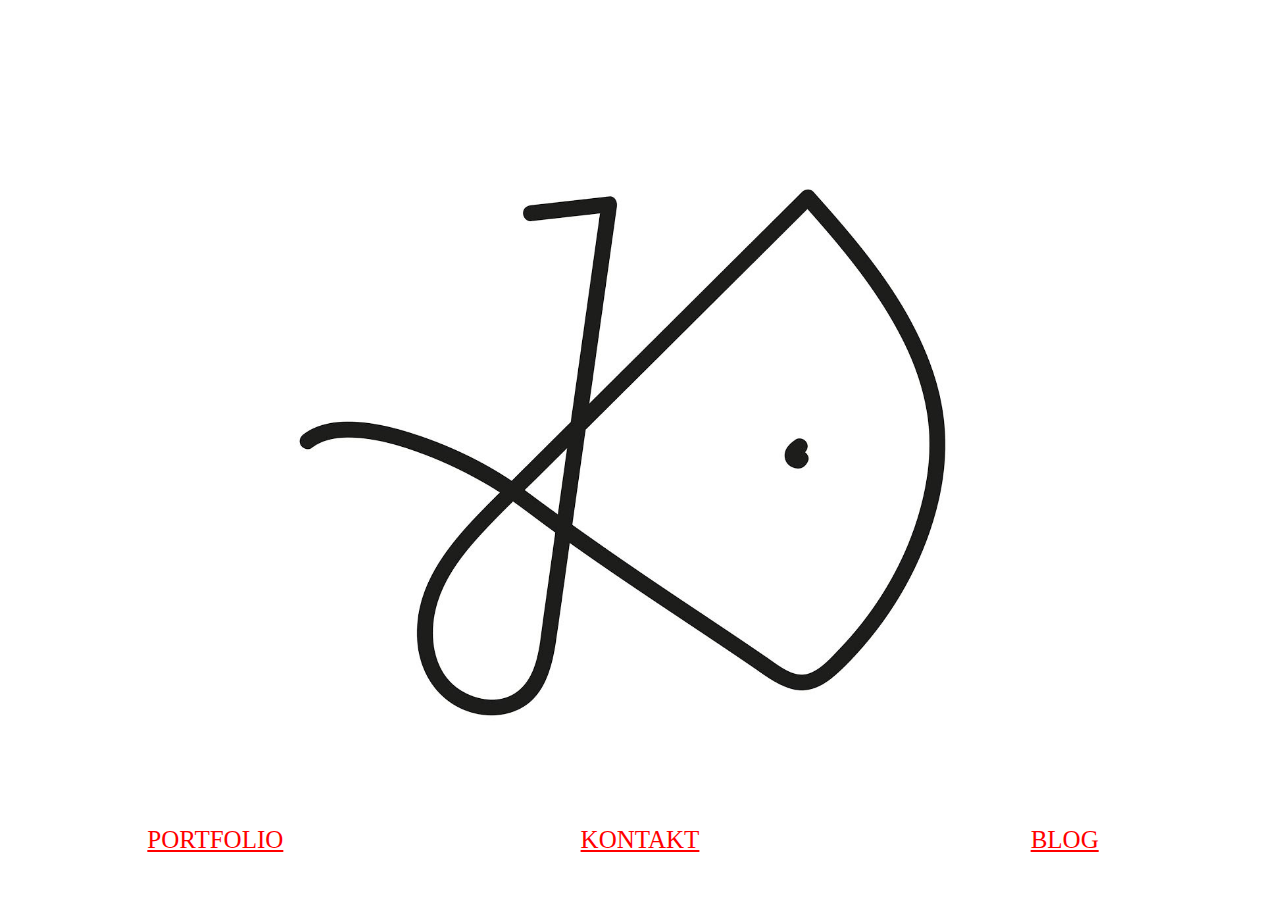
<file: index.html>
<!DOCTYPE html>
<html>

<head>
    <title>CSS exercise</title>
    <meta charset="utf8" />
    <link href='http://fonts.googleapis.com/css?family=Combo&subset=latin,latin-ext' rel='stylesheet' type='text/css'>
    <link rel="stylesheet" href="style.css" />
    <style>
    
    </style>
</head>

<body>
    <div class="mygrid">
        
        <div class="header">
        <img src="unnamed.jpg" alt="portfolio" width="900" height="900">
        </div>

        
   <div class="a1">
        <a href="portfolio.html">PORTFOLIO</a>
        </div>
        
    
        <div class="a2">
        <a href="kontakt.html">KONTAKT</a>
          
        </div>
        
        
        <div class="a3">
        <a href="http://zafirro.blogspot.com">BLOG</a></div>
        
       
        
    </div>

</body>

</html>
</file>
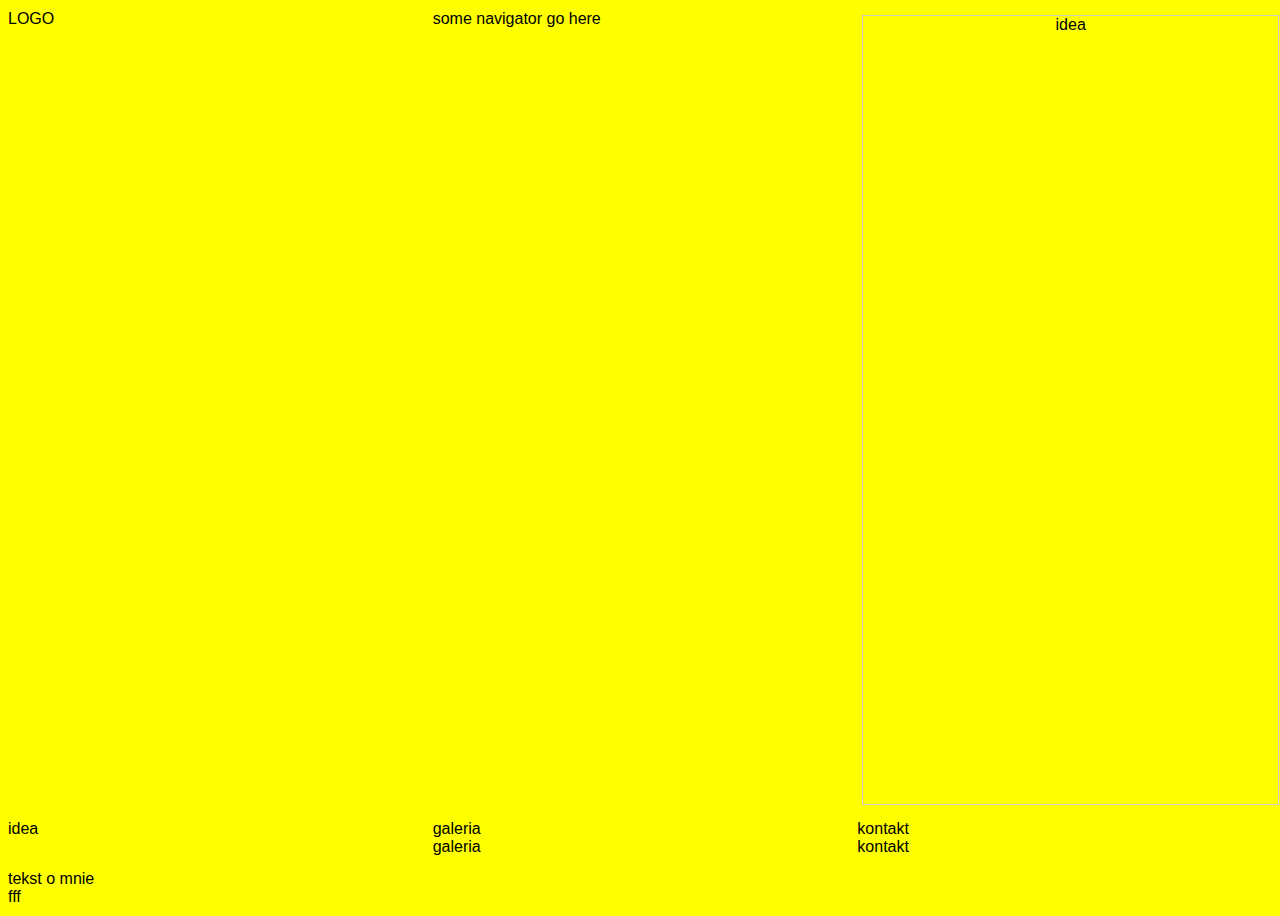
<file: index77.html>
<!DOCTYPE html>
<html>

<head>
    <title>CSS exercise</title>
    <meta charset="utf8" />
    <link href='http://fonts.googleapis.com/css?family=Combo&subset=latin,latin-ext' rel='stylesheet' type='text/css'>
    <link rel="stylesheet" href="style.css" />
    <style>
        html,
        body 
        {
            background: yellow;
            color: black;
            font-family: cursive, sans-serif;
        }
    </style>
</head>

<body>
    <div class="mygrid">
    <header> LOGO </header>
    <nav> some navigator go here </nav>
        <div class="a"> idea </div>
        <link href="idea.html"> idea <a/>
        <div class="b"> galeria</div>
              <link href="galeria.html"> galeria <a/>
        <div class="c"> kontakt </div>
          <link href="kontakt.html"> kontakt <a/>
        <article> tekst o mnie</article> 
        <footer>fff </footer>
    </div>

</body>

</html>
</file>
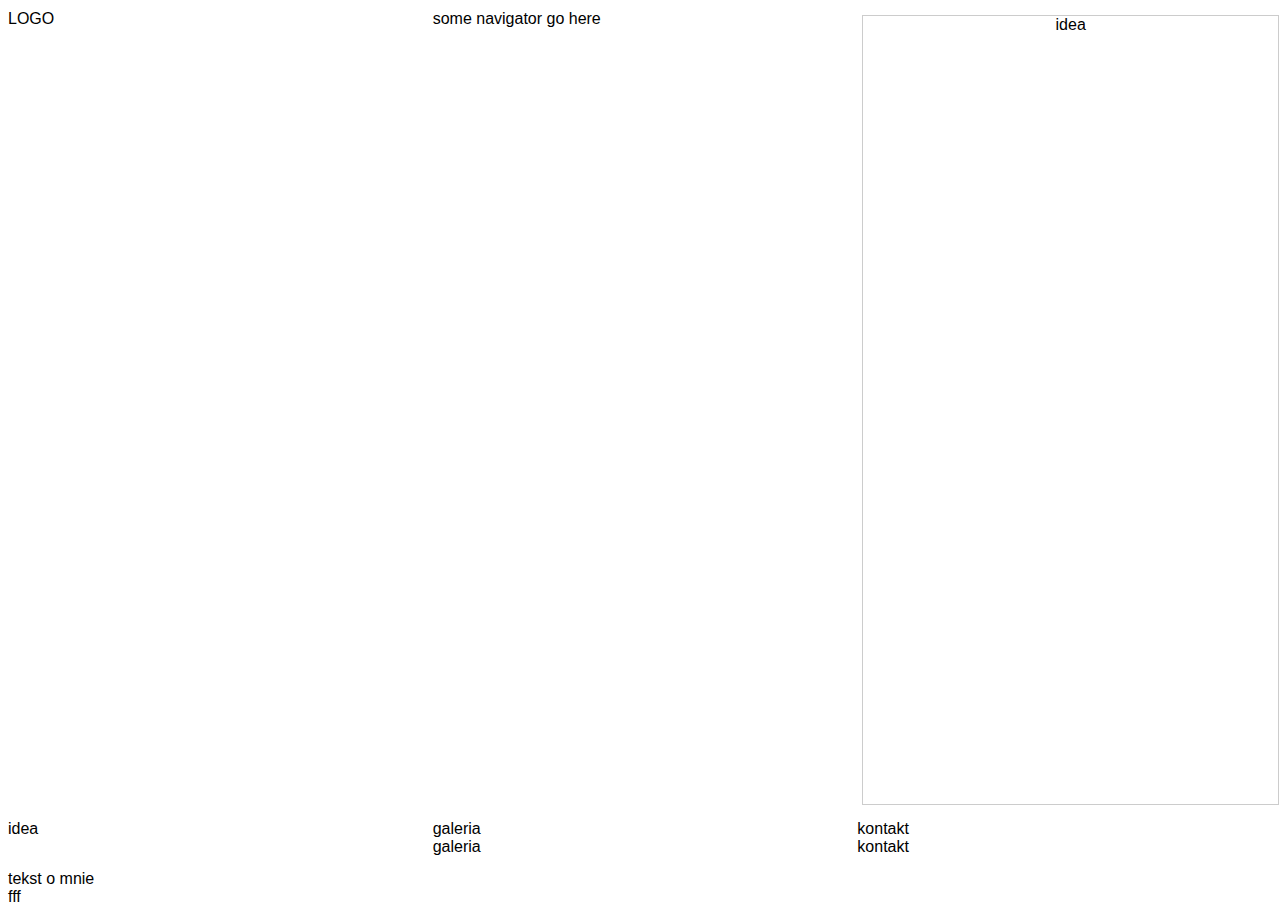
<file: index99.html>
<!DOCTYPE html>
<html>

<head>
    <title>CSS exercise</title>
    <meta charset="utf8" />
    <link href='http://fonts.googleapis.com/css?family=Combo&subset=latin,latin-ext' rel='stylesheet' type='text/css'>
    <link rel="stylesheet" href="style.css" />
    <style>
        html,
        body 
        {
            background: white;
            color: black;
            font-family: cursive, sans-serif;
        }
    </style>
</head>

<body>
    <div class="mygrid">
    <header> LOGO </header>
    <nav> some navigator go here </nav>
        <div class="a"> idea </div>
        <link href="idea.html"> idea <a/>
        <div class="b"> galeria</div>
              <link href="galeria.html"> galeria <a/>
        <div class="c"> kontakt </div>
          <link href="kontakt.html"> kontakt <a/>
        <article> tekst o mnie</article> 
        <footer>fff </footer>
    </div>

</body>

</html>
</file>
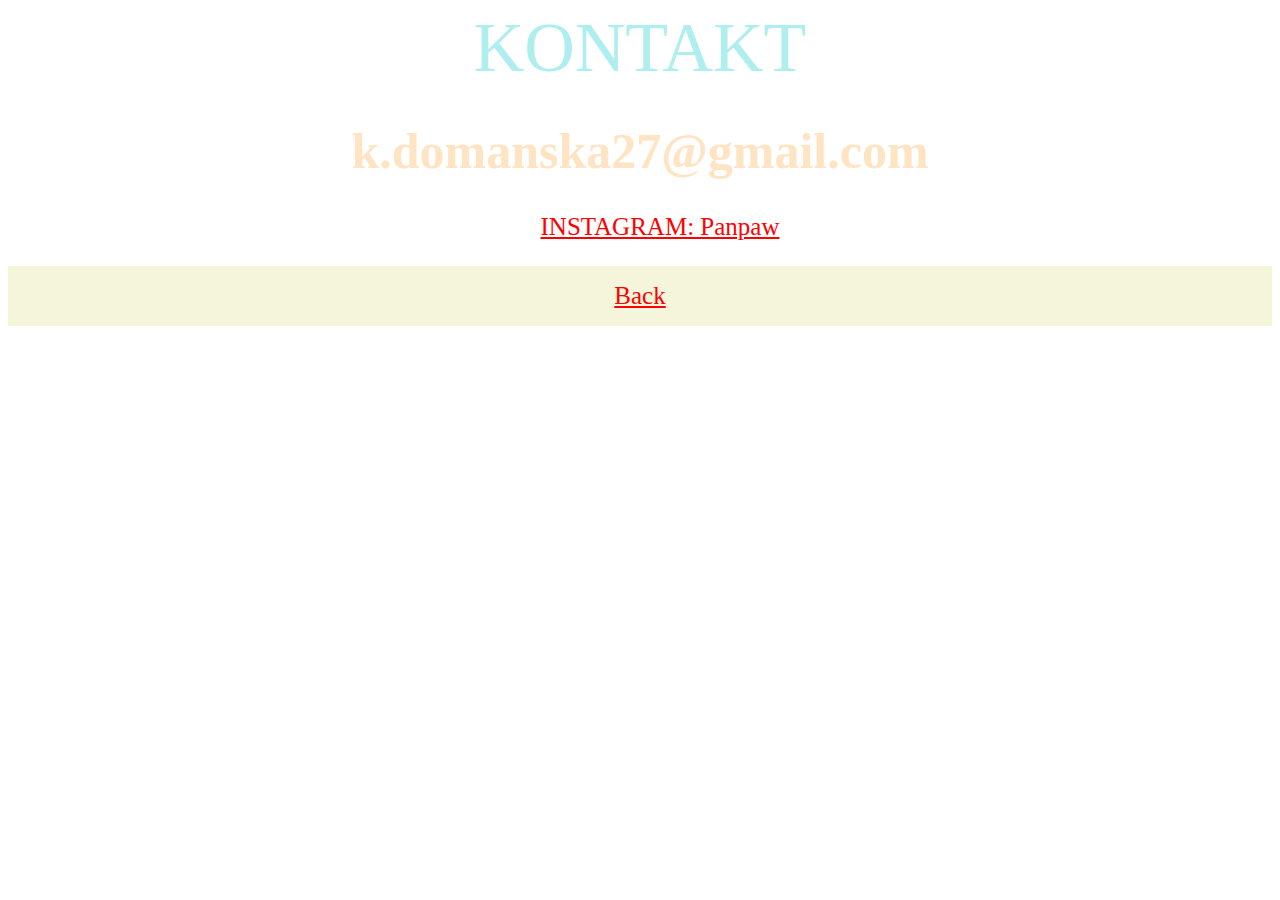
<file: kontakt.html>
<!DOCTYPE html>
<html>

<head>
    <title>kontakt</title>
    <meta charset="utf8" />
    <link href='http://fonts.googleapis.com/css?family=Combo&subset=latin,latin-ext' rel='stylesheet' type='text/css'>
    <link rel="stylesheet" href="style.css" />
    <style>

    </style>
</head>

<body>
       <center>
    <div class="e">KONTAKT</div>
            
   <div class="g"> <h1>k.domanska27@gmail.com</h1></div>
        
   <div class="f"> 
       <ul>
       
  <a href="https://www.instagram.com/panpaw/"><span class="linkk">INSTAGRAM: Panpaw</span></a>


           </ul>
        
           </div>
   
       </center>
    
   
   <div class="text"> <a href="index.html">Back</a>
       </div>
       
  
  

</body>

</html>
</file>
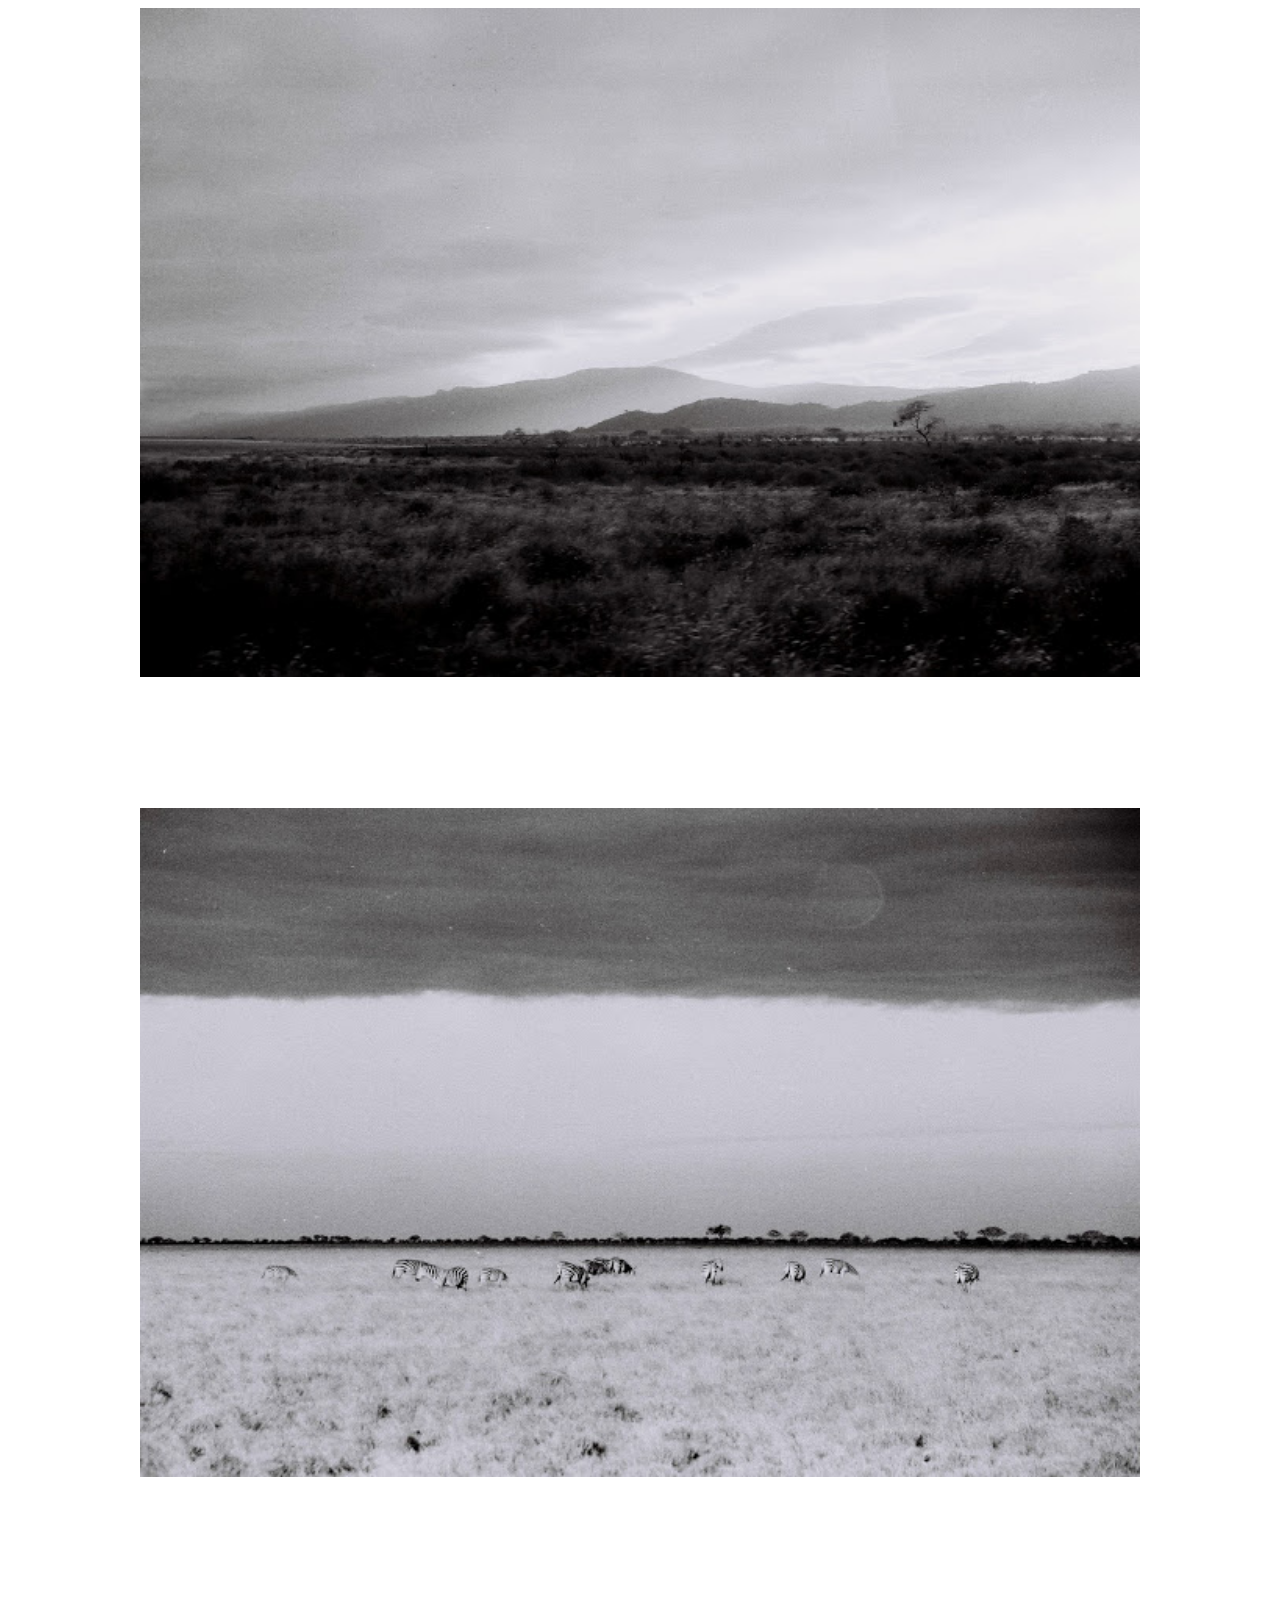
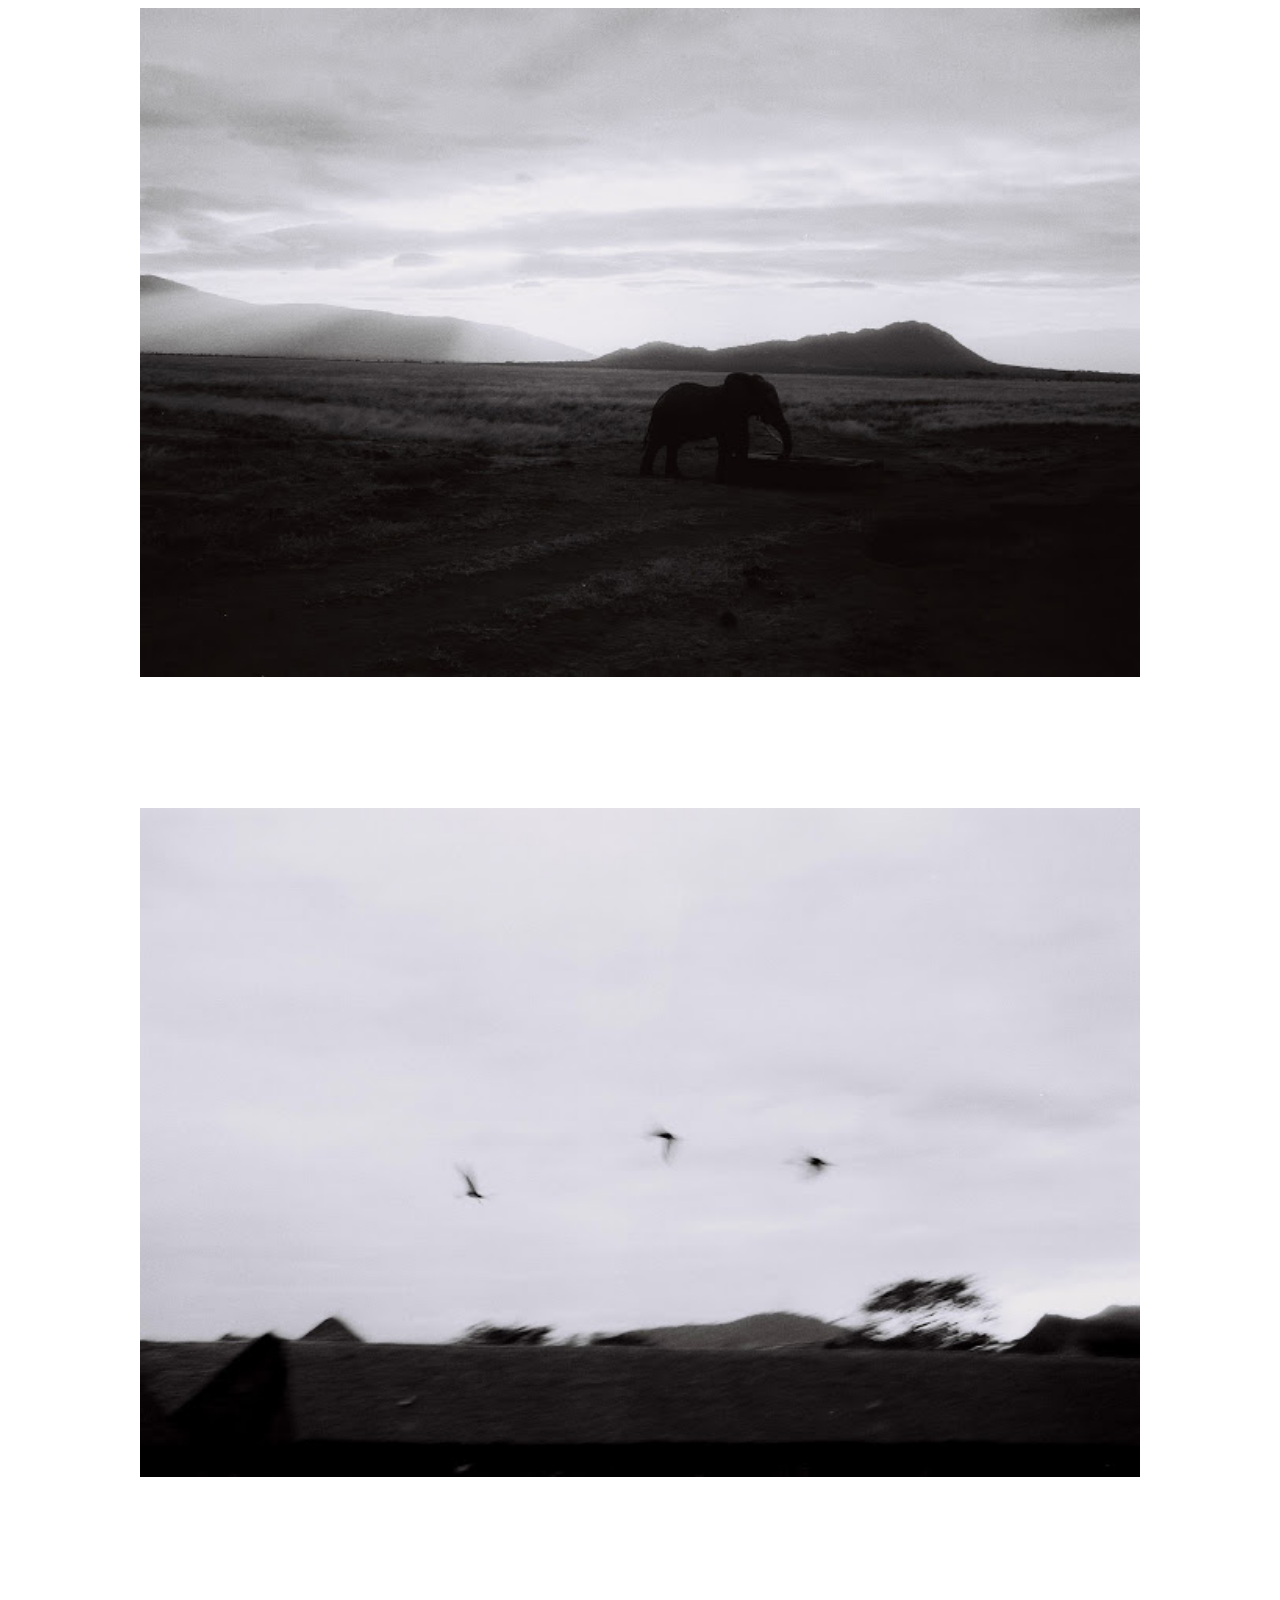
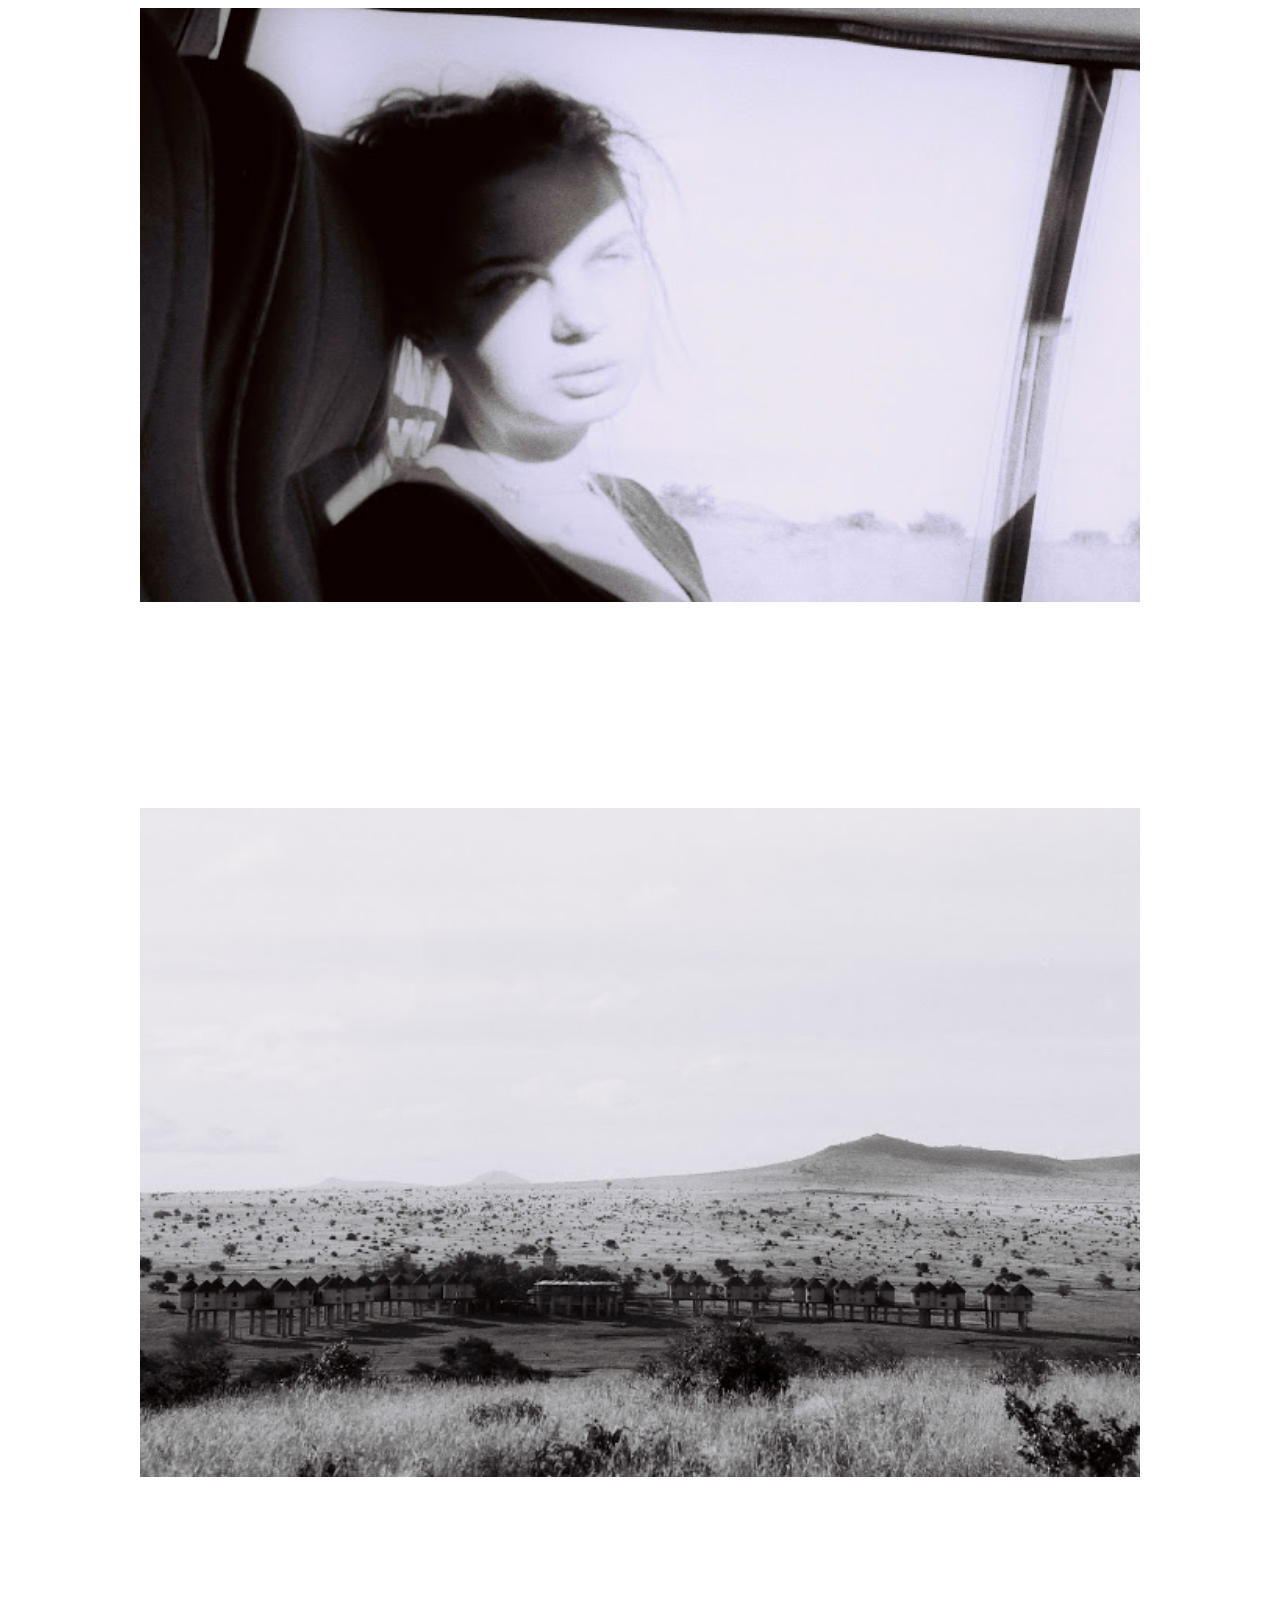
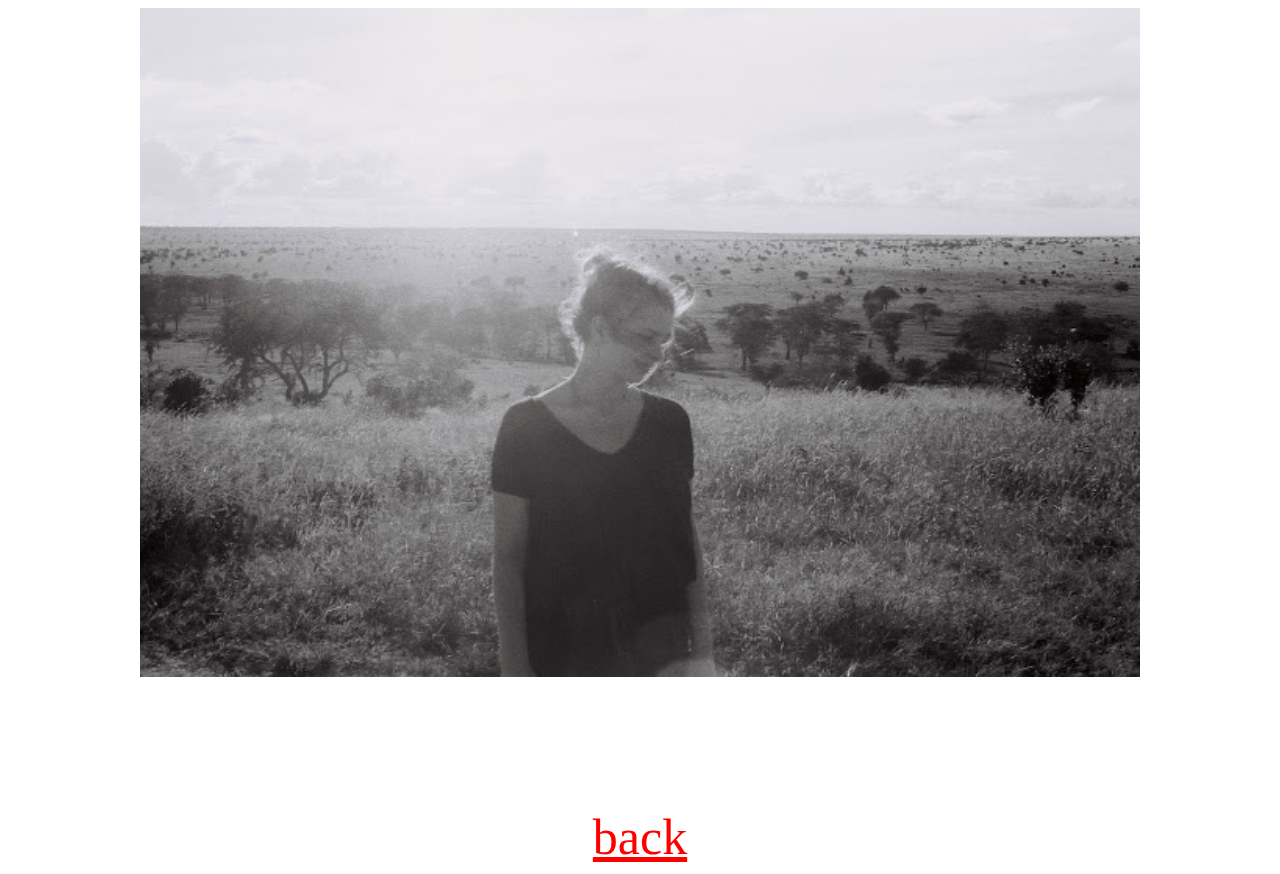
<file: portfolio.html>
<!DOCTYPE html>
<html>

<head>
    <title>PORTFOLIO</title>
    <meta charset="utf8" />
    <link href='http://fonts.googleapis.com/css?family=Combo&subset=latin,latin-ext' rel='stylesheet' type='text/css'>
    <link rel="stylesheet" href="style.css" />
    <style>
        html,
        body {
            min-height: 100%;
        }

        body {
            background:white;
            color: black;
            font-family: "times new roman", sans-serif;
        }
    </style>
</head>

<body>
    <div class="i"></div>
        
   <div class="j"></div>
    
    <div class="k"></div>
    
    <div class="l"></div>
    
    <div class="m"></div>
    
    <div class="n"></div>
    
    <div class="o"></div>
   
    <center>
<div class="z"><a href="index.html">back</a>
    </div>
   </center>

</body>

</html>
</file>
<file: style.css>
.mygrid {
    width:1fr;
    display: grid;
     grid-gap: 10px;

    margin:10px auto;
    grid-template-columns: 1fr 1fr 1fr ;
    grid-template-rows: 800px 40px;
    grid-template-areas:
                      "header header header"
                       "a1 a2 a3"
    
}




.header {
    grid-area:header;
    text-align: center;
    }

.a{
    position: relative;
    width: 100%;
    margin: 5px;
    border: 1px solid #ccc;
    text-align: center;
}

.a1 {
    grid-area: a1;
   border-style: hidden; 
   margin:auto;
font-size: 25px; 
   
}

.a2{
    grid-area: a2;
    border-style: hidden;
    margin:auto;
    font-size: 25px;
}

.a3{
    grid-area: a3;
    border-style: hidden; 
    margin:auto;
    font-size: 25px;
    
}
.i{
    background-image: url(1.jpg);
    width: 1000px;
    height: 800px;
    margin:auto;
    background-size: contain;
    background-repeat: no-repeat;
   
    
}
.j{
    background-image: url(2.jpg);
    width: 1000px;
    height: 800px;
    margin:auto;
    background-size: contain;
    background-repeat: no-repeat;
   
    
}
.k{
    background-image: url(3.jpg);
    width: 1000px;
    height: 800px;
    margin:auto;
    background-size: contain;
    background-repeat: no-repeat;
   
    
}
.l{
    background-image: url(4.jpg);
    width: 1000px;
    height: 800px;
    margin:auto;
    background-size: contain;
    background-repeat: no-repeat;
   
    
}
.m{
    background-image: url(5.jpg);
    width: 1000px;
    height: 800px;
    margin:auto;
    background-size: contain;
    background-repeat: no-repeat;
   
    
}
.n{
    background-image: url(6.jpg);
    width: 1000px;
    height: 800px;
    margin:auto;
    background-size: contain;
    background-repeat: no-repeat;
   
    
}
.o{
    background-image: url(7.jpg);
    width: 1000px;
    height: 800px;
    margin:auto;
    background-size: contain;
    background-repeat: no-repeat;
   
    
}

.z{
     font-size: 50px;
     text-align: center;
}
    

.p{
    background-image: url(8.jpg);
    width: 1000px;
    height: 800px;
    margin:auto;
    background-size: contain;
    background-repeat: no-repeat;
   
    
}
.q{
    background-image: url(9.jpg);
    width: 1000px;
    height: 800px;
    margin:auto;
    background-size: contain;
    background-repeat: no-repeat;
   
    
}
.e{
    font-size: 70px;
     text-align: center;
    font-family: cursive;
    color: paleturquoise;

   
   
}


.g{
    font-size: 25px;
     text-align: center;
    color: bisque;
    }
.f{
    font-size: 25px;
     text-align: center;
}



a:link {
    color: red;
}


a:visited {
    color: pink;
}

a:hover {
    color: hotpink;
}


a:active {
    color: blue;
}

.text{
   background-color: beige;
    color:azure;
    font-size: 25px;
    padding: 16px 32px;
    text-align: center;
    
}
</file>
